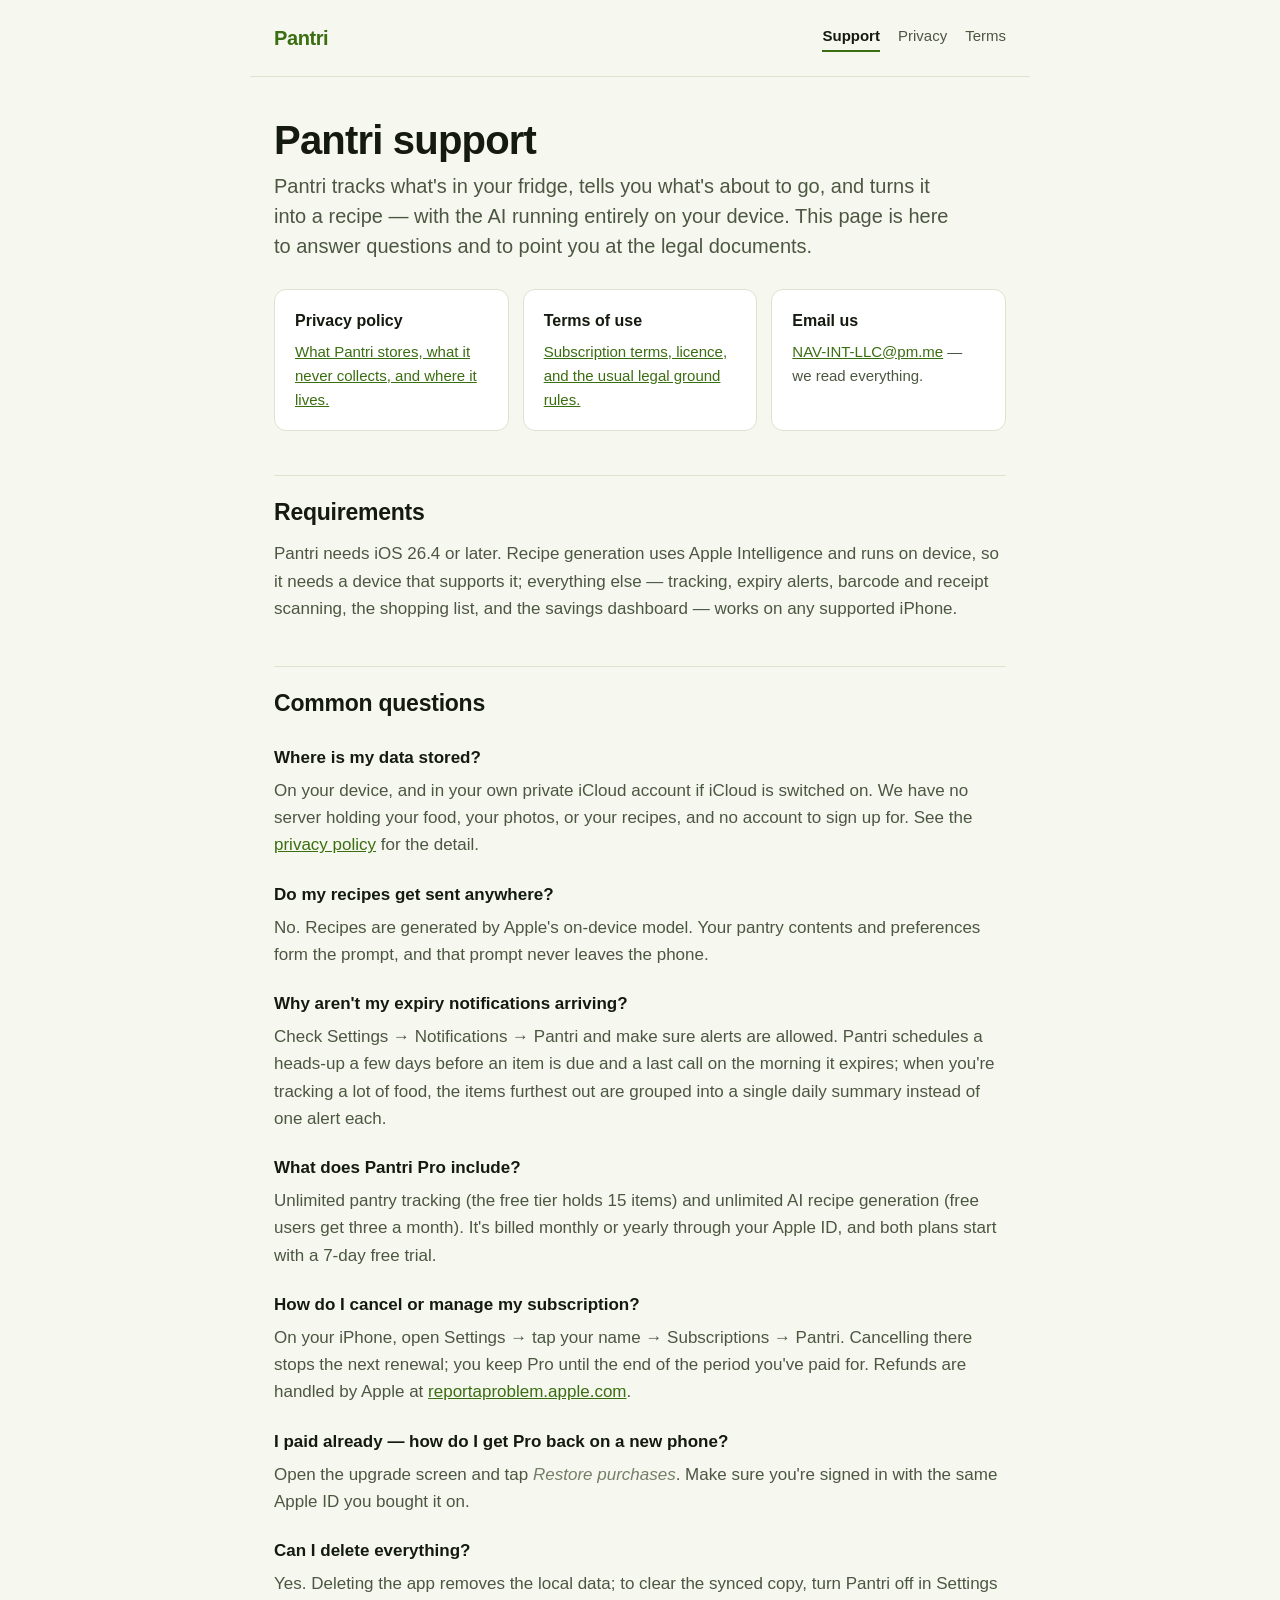
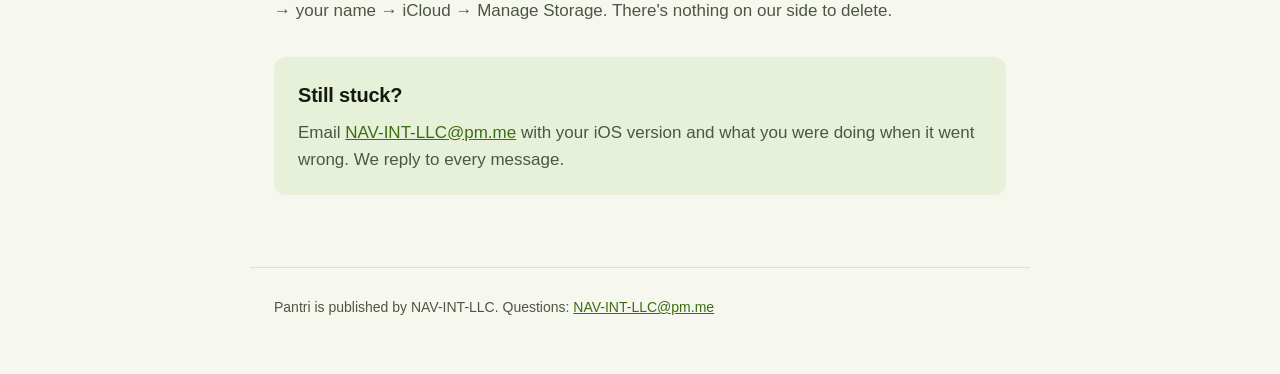
<file: index.html>
<!doctype html>
<html lang="en">
<head>
<meta charset="utf-8">
<meta name="viewport" content="width=device-width, initial-scale=1">
<title>Pantri — Support</title>
<meta name="description" content="Support, privacy policy, and terms of use for Pantri, the food expiry tracker with on-device AI recipes.">
<link rel="stylesheet" href="assets/pantri.css">
<link rel="icon" href="data:image/svg+xml,<svg xmlns='http://www.w3.org/2000/svg' viewBox='0 0 100 100'><text y='.9em' font-size='90'>&#129382;</text></svg>">
</head>
<body>
<header class="site">
  <a class="wordmark" href="index.html">Pantri</a>
  <nav>
    <a href="index.html" aria-current="page">Support</a>
    <a href="privacy.html">Privacy</a>
    <a href="terms.html">Terms</a>
  </nav>
</header>

<main class="doc">
  <h1>Pantri support</h1>
  <p class="lede">Pantri tracks what's in your fridge, tells you what's about to go, and turns it into a recipe — with the AI running entirely on your device. This page is here to answer questions and to point you at the legal documents.</p>

  <ul class="cards">
    <li>
      <h3>Privacy policy</h3>
      <p><a href="privacy.html">What Pantri stores, what it never collects, and where it lives.</a></p>
    </li>
    <li>
      <h3>Terms of use</h3>
      <p><a href="terms.html">Subscription terms, licence, and the usual legal ground rules.</a></p>
    </li>
    <li>
      <h3>Email us</h3>
      <p><a href="mailto:NAV-INT-LLC@pm.me">NAV-INT-LLC@pm.me</a> — we read everything.</p>
    </li>
  </ul>

  <h2 id="requirements">Requirements</h2>
  <p>Pantri needs iOS 26.4 or later. Recipe generation uses Apple Intelligence and runs on device, so it needs a device that supports it; everything else — tracking, expiry alerts, barcode and receipt scanning, the shopping list, and the savings dashboard — works on any supported iPhone.</p>

  <h2 id="faq">Common questions</h2>
  <dl class="faq">
    <dt>Where is my data stored?</dt>
    <dd>On your device, and in your own private iCloud account if iCloud is switched on. We have no server holding your food, your photos, or your recipes, and no account to sign up for. See the <a href="privacy.html">privacy policy</a> for the detail.</dd>

    <dt>Do my recipes get sent anywhere?</dt>
    <dd>No. Recipes are generated by Apple's on-device model. Your pantry contents and preferences form the prompt, and that prompt never leaves the phone.</dd>

    <dt>Why aren't my expiry notifications arriving?</dt>
    <dd>Check Settings → Notifications → Pantri and make sure alerts are allowed. Pantri schedules a heads-up a few days before an item is due and a last call on the morning it expires; when you're tracking a lot of food, the items furthest out are grouped into a single daily summary instead of one alert each.</dd>

    <dt>What does Pantri Pro include?</dt>
    <dd>Unlimited pantry tracking (the free tier holds 15 items) and unlimited AI recipe generation (free users get three a month). It's billed monthly or yearly through your Apple ID, and both plans start with a 7-day free trial.</dd>

    <dt>How do I cancel or manage my subscription?</dt>
    <dd>On your iPhone, open Settings → tap your name → Subscriptions → Pantri. Cancelling there stops the next renewal; you keep Pro until the end of the period you've paid for. Refunds are handled by Apple at <a href="https://reportaproblem.apple.com" rel="noopener">reportaproblem.apple.com</a>.</dd>

    <dt>I paid already — how do I get Pro back on a new phone?</dt>
    <dd>Open the upgrade screen and tap <em>Restore purchases</em>. Make sure you're signed in with the same Apple ID you bought it on.</dd>

    <dt>Can I delete everything?</dt>
    <dd>Yes. Deleting the app removes the local data; to clear the synced copy, turn Pantri off in Settings → your name → iCloud → Manage Storage. There's nothing on our side to delete.</dd>
  </dl>

  <div class="contact">
    <h2 id="contact">Still stuck?</h2>
    <p>Email <a href="mailto:NAV-INT-LLC@pm.me">NAV-INT-LLC@pm.me</a> with your iOS version and what you were doing when it went wrong. We reply to every message.</p>
  </div>
</main>

<footer class="site">
  <p>Pantri is published by NAV-INT-LLC. Questions: <a href="mailto:NAV-INT-LLC@pm.me">NAV-INT-LLC@pm.me</a></p>
</footer>
</body>
</html>
</file>
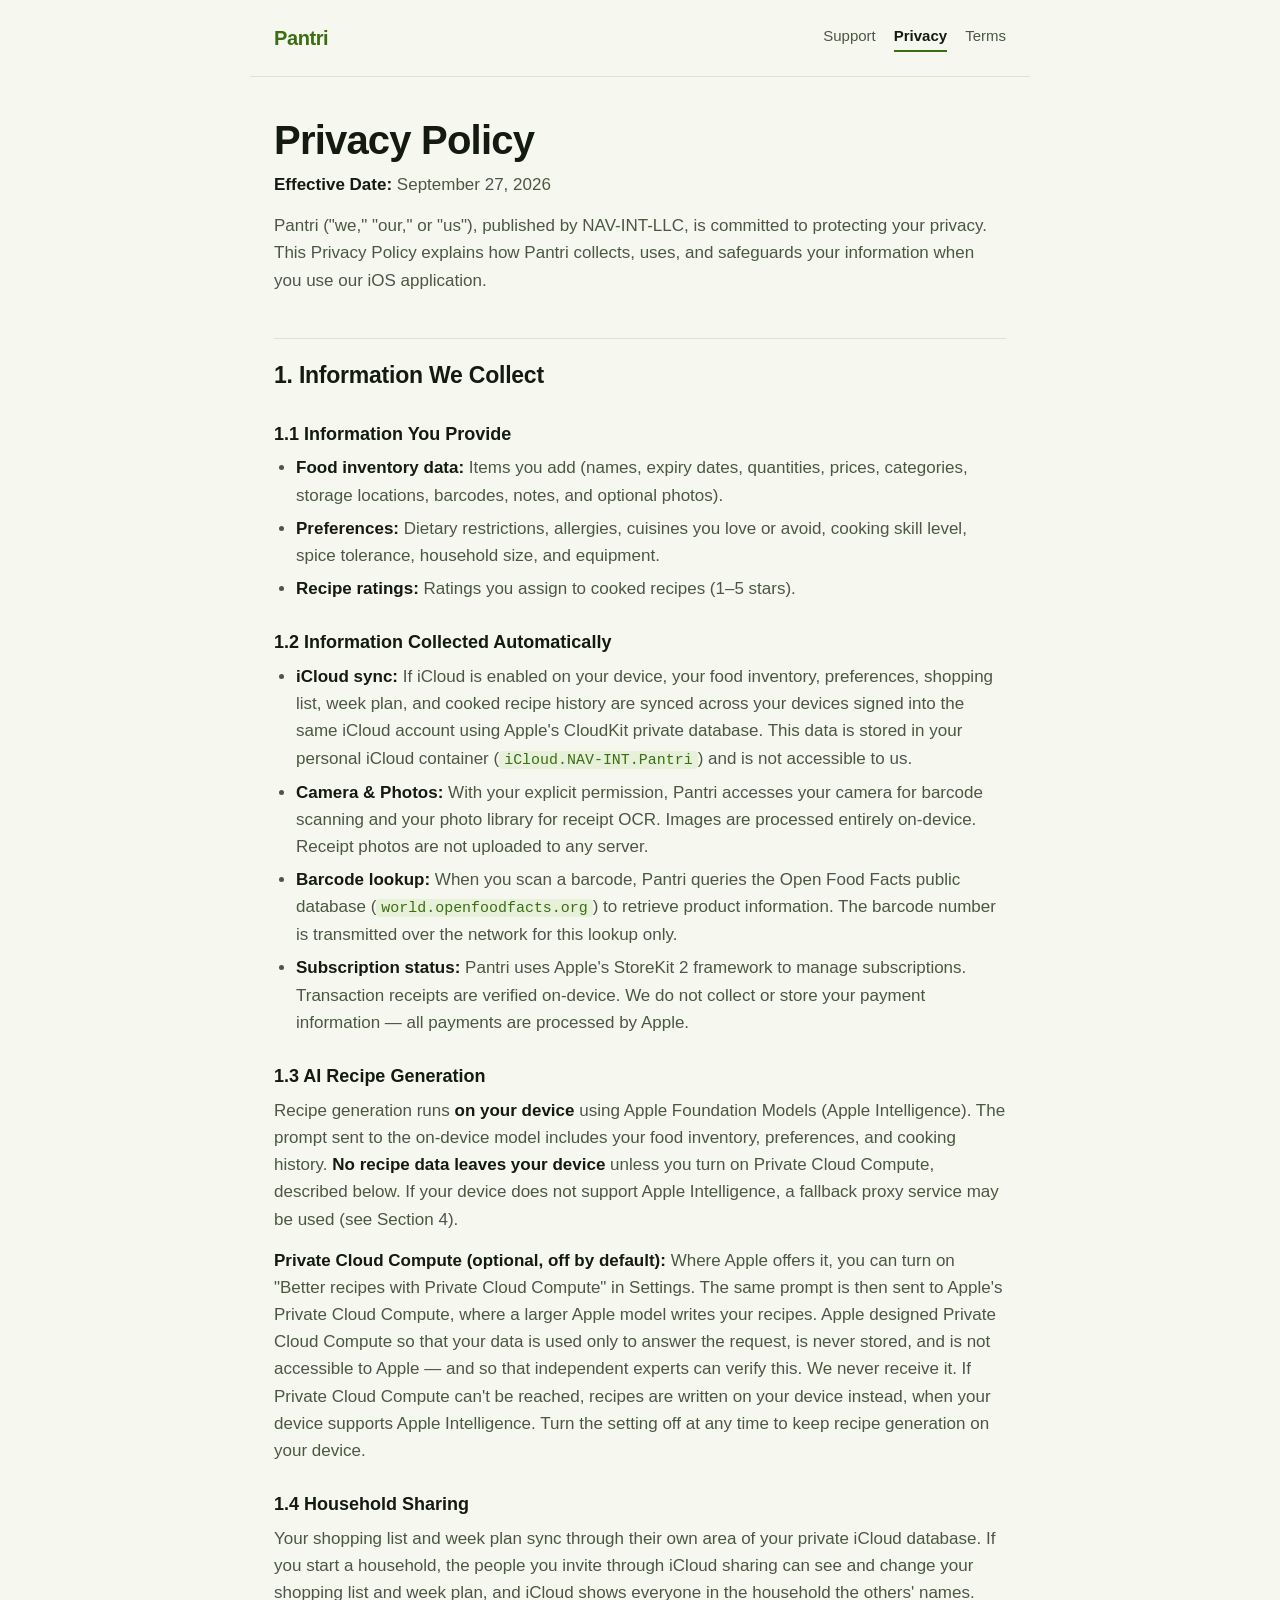
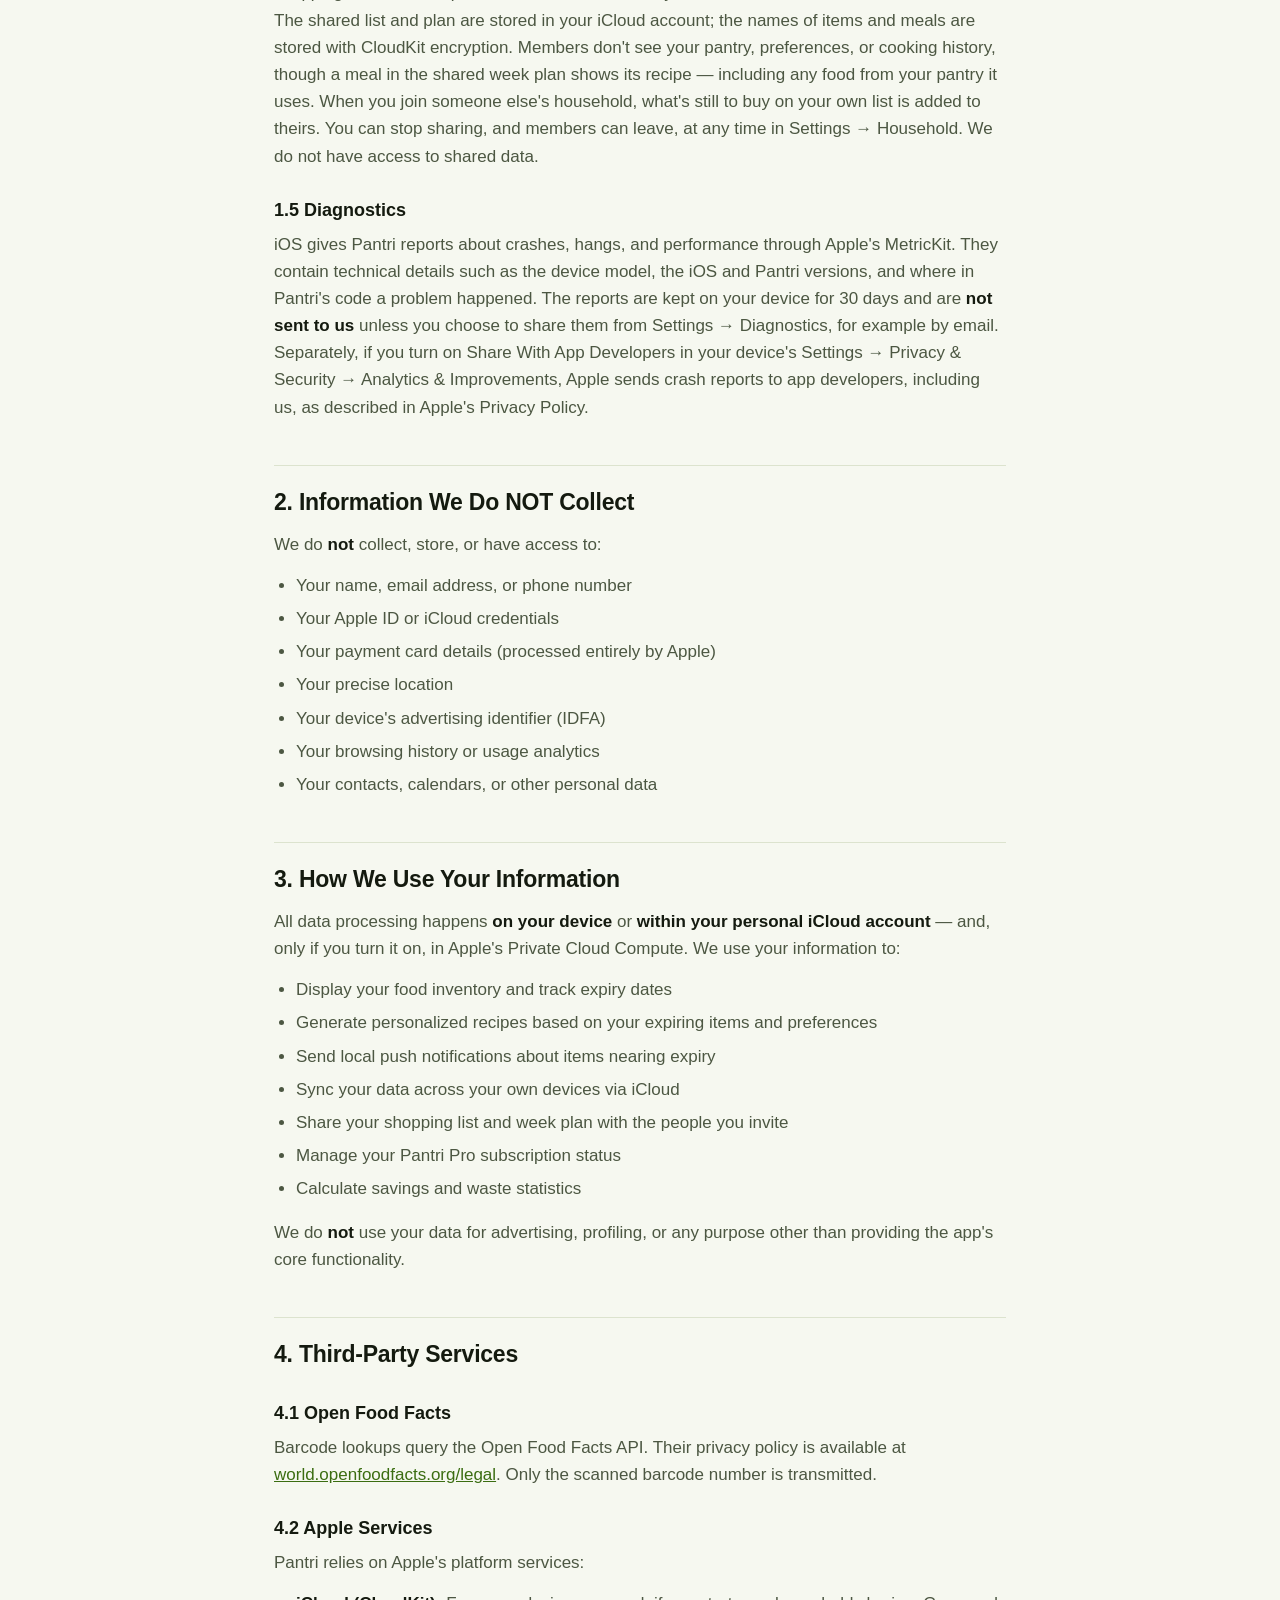
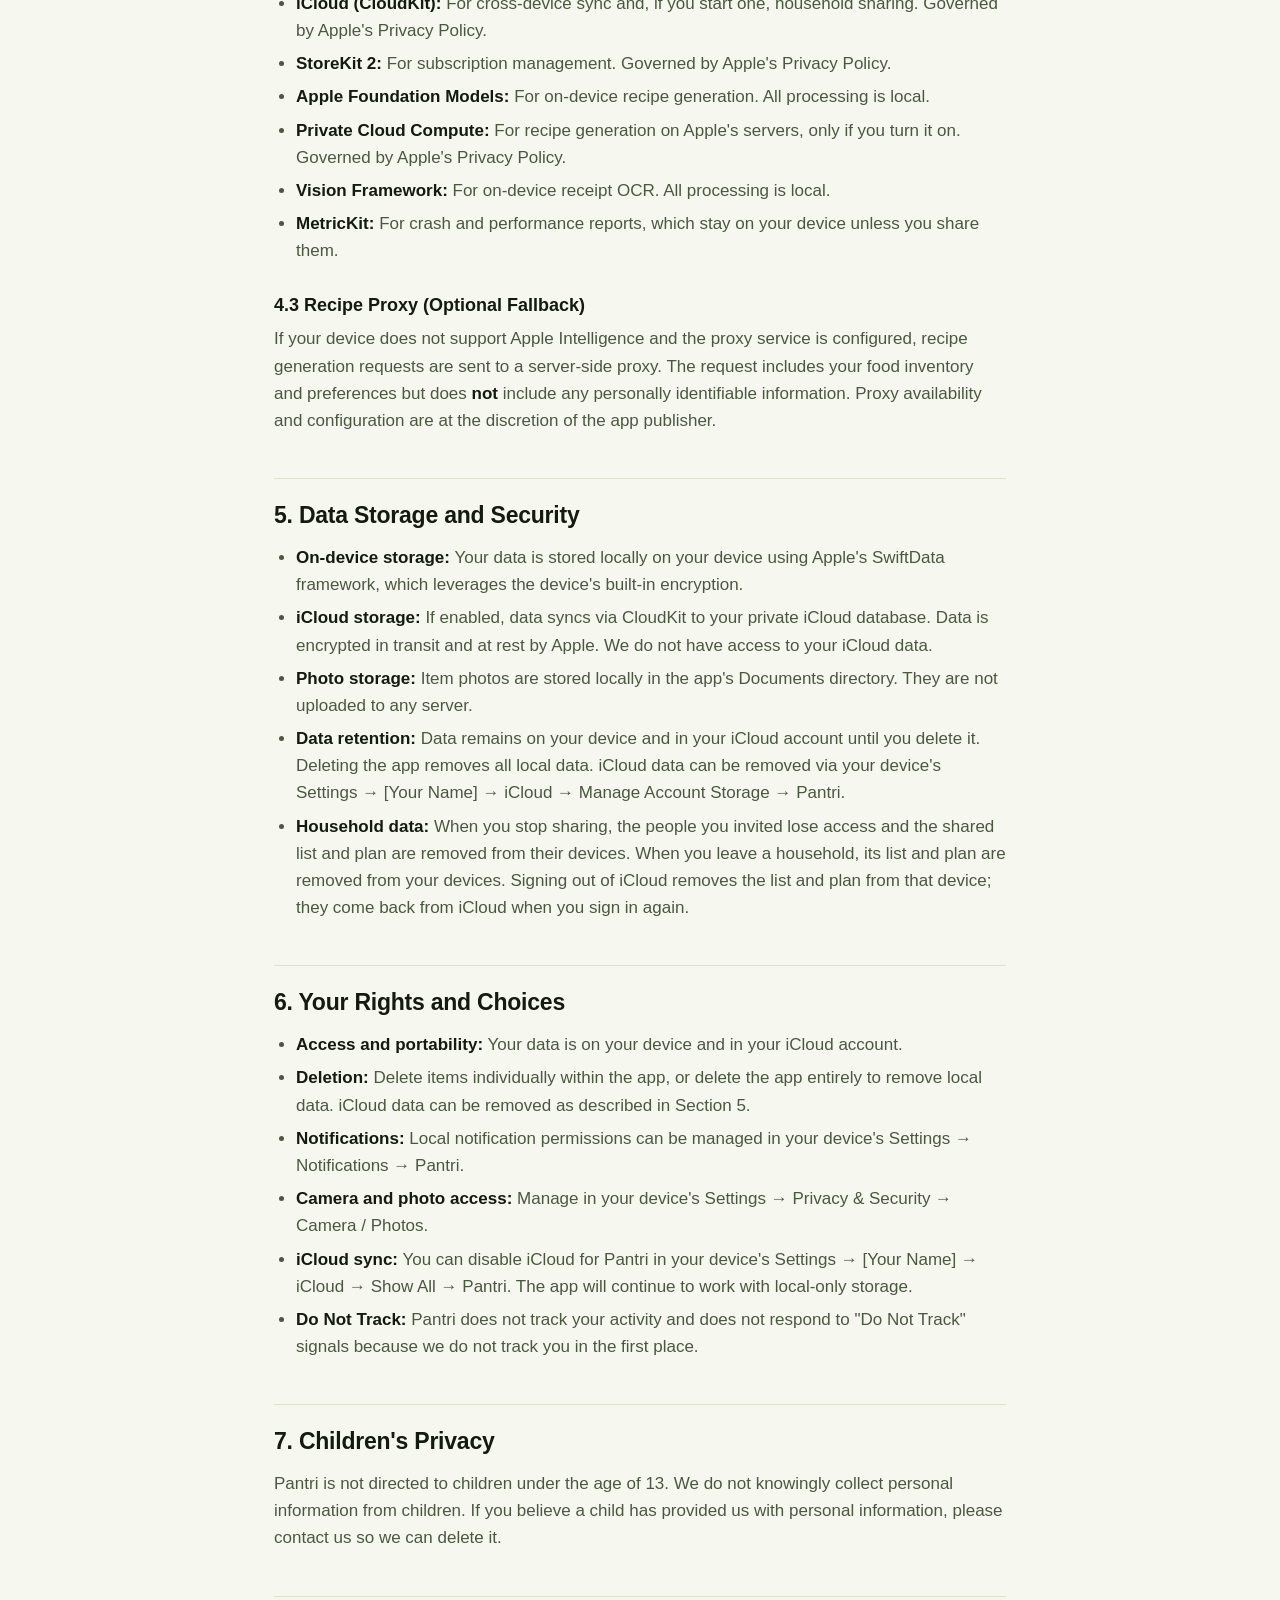
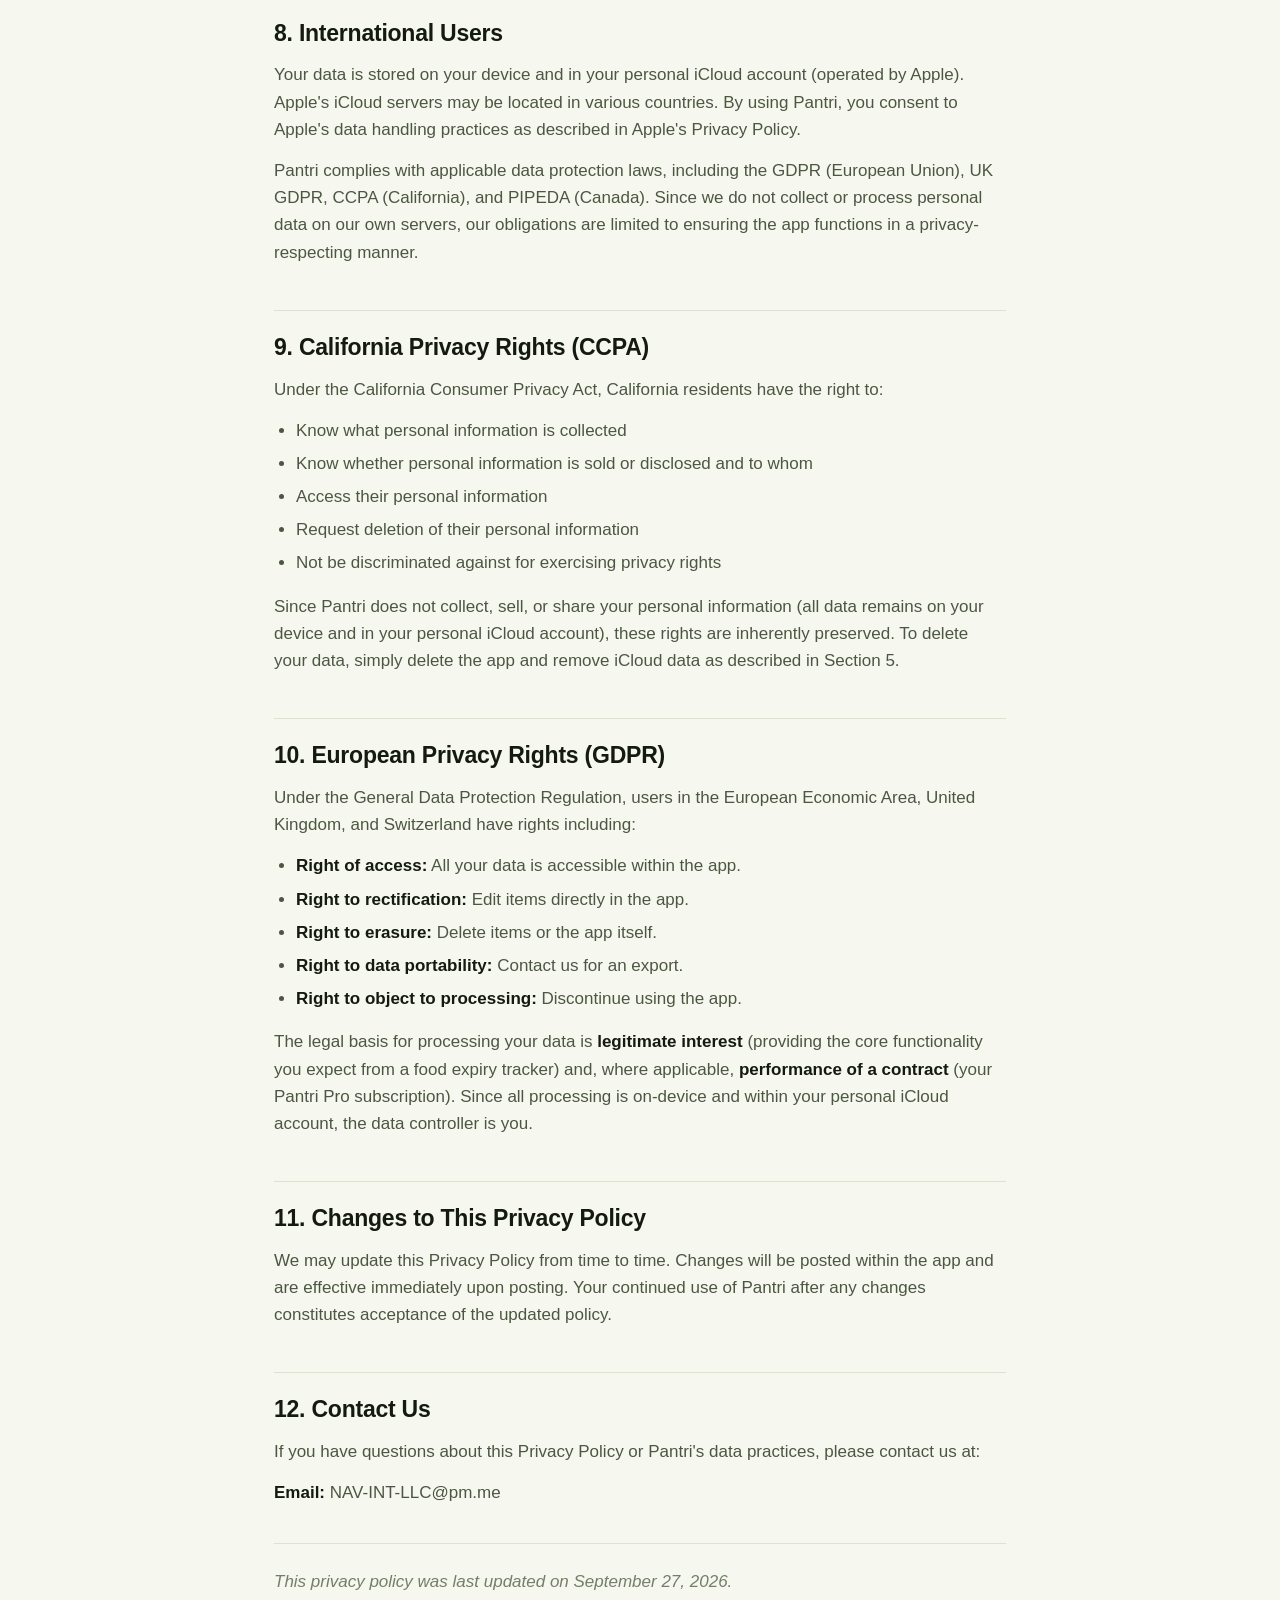
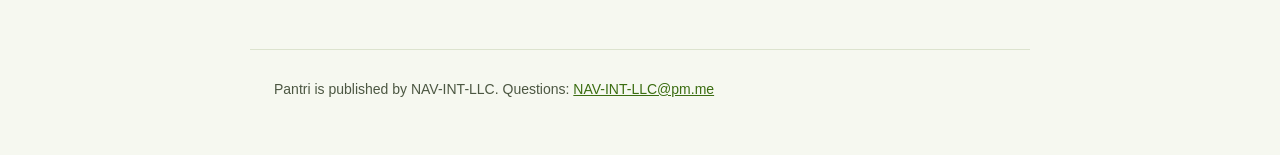
<file: privacy.html>
<!doctype html>
<html lang="en">
<head>
<meta charset="utf-8">
<meta name="viewport" content="width=device-width, initial-scale=1">
<title>Privacy Policy — Pantri</title>
<meta name="description" content="Privacy Policy for Pantri, the food expiry tracker with on-device AI recipes.">
<link rel="stylesheet" href="assets/pantri.css">
<link rel="icon" href="data:image/svg+xml,<svg xmlns='http://www.w3.org/2000/svg' viewBox='0 0 100 100'><text y='.9em' font-size='90'>&#129382;</text></svg>">
</head>
<body>
<header class="site">
  <a class="wordmark" href="index.html">Pantri</a>
  <nav>
    <a href="index.html">Support</a>
    <a href="privacy.html" aria-current="page">Privacy</a>
    <a href="terms.html">Terms</a>
  </nav>
</header>
<main class="doc">
<h1>Privacy Policy</h1>
<p><strong>Effective Date:</strong> September 27, 2026</p>
<p>Pantri ("we," "our," or "us"), published by NAV-INT-LLC, is committed to protecting your privacy. This Privacy Policy explains how Pantri collects, uses, and safeguards your information when you use our iOS application.</p>
<h2 id="1-information-we-collect">1. Information We Collect</h2>
<h3 id="1-1-information-you-provide">1.1 Information You Provide</h3>
<ul>
<li><strong>Food inventory data:</strong> Items you add (names, expiry dates, quantities, prices, categories, storage locations, barcodes, notes, and optional photos).</li>
<li><strong>Preferences:</strong> Dietary restrictions, allergies, cuisines you love or avoid, cooking skill level, spice tolerance, household size, and equipment.</li>
<li><strong>Recipe ratings:</strong> Ratings you assign to cooked recipes (1–5 stars).</li>
</ul>
<h3 id="1-2-information-collected-automatically">1.2 Information Collected Automatically</h3>
<ul>
<li><strong>iCloud sync:</strong> If iCloud is enabled on your device, your food inventory, preferences, shopping list, week plan, and cooked recipe history are synced across your devices signed into the same iCloud account using Apple's CloudKit private database. This data is stored in your personal iCloud container (<code>iCloud.NAV-INT.Pantri</code>) and is not accessible to us.</li>
<li><strong>Camera &amp; Photos:</strong> With your explicit permission, Pantri accesses your camera for barcode scanning and your photo library for receipt OCR. Images are processed entirely on-device. Receipt photos are not uploaded to any server.</li>
<li><strong>Barcode lookup:</strong> When you scan a barcode, Pantri queries the Open Food Facts public database (<code>world.openfoodfacts.org</code>) to retrieve product information. The barcode number is transmitted over the network for this lookup only.</li>
<li><strong>Subscription status:</strong> Pantri uses Apple's StoreKit 2 framework to manage subscriptions. Transaction receipts are verified on-device. We do not collect or store your payment information — all payments are processed by Apple.</li>
</ul>
<h3 id="1-3-ai-recipe-generation">1.3 AI Recipe Generation</h3>
<p>Recipe generation runs <strong>on your device</strong> using Apple Foundation Models (Apple Intelligence). The prompt sent to the on-device model includes your food inventory, preferences, and cooking history. <strong>No recipe data leaves your device</strong> unless you turn on Private Cloud Compute, described below. If your device does not support Apple Intelligence, a fallback proxy service may be used (see Section 4).</p>
<p><strong>Private Cloud Compute (optional, off by default):</strong> Where Apple offers it, you can turn on "Better recipes with Private Cloud Compute" in Settings. The same prompt is then sent to Apple's Private Cloud Compute, where a larger Apple model writes your recipes. Apple designed Private Cloud Compute so that your data is used only to answer the request, is never stored, and is not accessible to Apple — and so that independent experts can verify this. We never receive it. If Private Cloud Compute can't be reached, recipes are written on your device instead, when your device supports Apple Intelligence. Turn the setting off at any time to keep recipe generation on your device.</p>
<h3 id="1-4-household-sharing">1.4 Household Sharing</h3>
<p>Your shopping list and week plan sync through their own area of your private iCloud database. If you start a household, the people you invite through iCloud sharing can see and change your shopping list and week plan, and iCloud shows everyone in the household the others' names. The shared list and plan are stored in your iCloud account; the names of items and meals are stored with CloudKit encryption. Members don't see your pantry, preferences, or cooking history, though a meal in the shared week plan shows its recipe — including any food from your pantry it uses. When you join someone else's household, what's still to buy on your own list is added to theirs. You can stop sharing, and members can leave, at any time in Settings → Household. We do not have access to shared data.</p>
<h3 id="1-5-diagnostics">1.5 Diagnostics</h3>
<p>iOS gives Pantri reports about crashes, hangs, and performance through Apple's MetricKit. They contain technical details such as the device model, the iOS and Pantri versions, and where in Pantri's code a problem happened. The reports are kept on your device for 30 days and are <strong>not sent to us</strong> unless you choose to share them from Settings → Diagnostics, for example by email. Separately, if you turn on Share With App Developers in your device's Settings → Privacy &amp; Security → Analytics &amp; Improvements, Apple sends crash reports to app developers, including us, as described in Apple's Privacy Policy.</p>
<h2 id="2-information-we-do-not-collect">2. Information We Do NOT Collect</h2>
<p>We do <strong>not</strong> collect, store, or have access to:</p>
<ul>
<li>Your name, email address, or phone number</li>
<li>Your Apple ID or iCloud credentials</li>
<li>Your payment card details (processed entirely by Apple)</li>
<li>Your precise location</li>
<li>Your device's advertising identifier (IDFA)</li>
<li>Your browsing history or usage analytics</li>
<li>Your contacts, calendars, or other personal data</li>
</ul>
<h2 id="3-how-we-use-your-information">3. How We Use Your Information</h2>
<p>All data processing happens <strong>on your device</strong> or <strong>within your personal iCloud account</strong> — and, only if you turn it on, in Apple's Private Cloud Compute. We use your information to:</p>
<ul>
<li>Display your food inventory and track expiry dates</li>
<li>Generate personalized recipes based on your expiring items and preferences</li>
<li>Send local push notifications about items nearing expiry</li>
<li>Sync your data across your own devices via iCloud</li>
<li>Share your shopping list and week plan with the people you invite</li>
<li>Manage your Pantri Pro subscription status</li>
<li>Calculate savings and waste statistics</li>
</ul>
<p>We do <strong>not</strong> use your data for advertising, profiling, or any purpose other than providing the app's core functionality.</p>
<h2 id="4-third-party-services">4. Third-Party Services</h2>
<h3 id="4-1-open-food-facts">4.1 Open Food Facts</h3>
<p>Barcode lookups query the Open Food Facts API. Their privacy policy is available at <a href="https://world.openfoodfacts.org/legal" rel="noopener">world.openfoodfacts.org/legal</a>. Only the scanned barcode number is transmitted.</p>
<h3 id="4-2-apple-services">4.2 Apple Services</h3>
<p>Pantri relies on Apple's platform services:</p>
<ul>
<li><strong>iCloud (CloudKit):</strong> For cross-device sync and, if you start one, household sharing. Governed by Apple's Privacy Policy.</li>
<li><strong>StoreKit 2:</strong> For subscription management. Governed by Apple's Privacy Policy.</li>
<li><strong>Apple Foundation Models:</strong> For on-device recipe generation. All processing is local.</li>
<li><strong>Private Cloud Compute:</strong> For recipe generation on Apple's servers, only if you turn it on. Governed by Apple's Privacy Policy.</li>
<li><strong>Vision Framework:</strong> For on-device receipt OCR. All processing is local.</li>
<li><strong>MetricKit:</strong> For crash and performance reports, which stay on your device unless you share them.</li>
</ul>
<h3 id="4-3-recipe-proxy-optional-fallback">4.3 Recipe Proxy (Optional Fallback)</h3>
<p>If your device does not support Apple Intelligence and the proxy service is configured, recipe generation requests are sent to a server-side proxy. The request includes your food inventory and preferences but does <strong>not</strong> include any personally identifiable information. Proxy availability and configuration are at the discretion of the app publisher.</p>
<h2 id="5-data-storage-and-security">5. Data Storage and Security</h2>
<ul>
<li><strong>On-device storage:</strong> Your data is stored locally on your device using Apple's SwiftData framework, which leverages the device's built-in encryption.</li>
<li><strong>iCloud storage:</strong> If enabled, data syncs via CloudKit to your private iCloud database. Data is encrypted in transit and at rest by Apple. We do not have access to your iCloud data.</li>
<li><strong>Photo storage:</strong> Item photos are stored locally in the app's Documents directory. They are not uploaded to any server.</li>
<li><strong>Data retention:</strong> Data remains on your device and in your iCloud account until you delete it. Deleting the app removes all local data. iCloud data can be removed via your device's Settings → [Your Name] → iCloud → Manage Account Storage → Pantri.</li>
<li><strong>Household data:</strong> When you stop sharing, the people you invited lose access and the shared list and plan are removed from their devices. When you leave a household, its list and plan are removed from your devices. Signing out of iCloud removes the list and plan from that device; they come back from iCloud when you sign in again.</li>
</ul>
<h2 id="6-your-rights-and-choices">6. Your Rights and Choices</h2>
<ul>
<li><strong>Access and portability:</strong> Your data is on your device and in your iCloud account.</li>
<li><strong>Deletion:</strong> Delete items individually within the app, or delete the app entirely to remove local data. iCloud data can be removed as described in Section 5.</li>
<li><strong>Notifications:</strong> Local notification permissions can be managed in your device's Settings → Notifications → Pantri.</li>
<li><strong>Camera and photo access:</strong> Manage in your device's Settings → Privacy &amp; Security → Camera / Photos.</li>
<li><strong>iCloud sync:</strong> You can disable iCloud for Pantri in your device's Settings → [Your Name] → iCloud → Show All → Pantri. The app will continue to work with local-only storage.</li>
<li><strong>Do Not Track:</strong> Pantri does not track your activity and does not respond to "Do Not Track" signals because we do not track you in the first place.</li>
</ul>
<h2 id="7-children-s-privacy">7. Children's Privacy</h2>
<p>Pantri is not directed to children under the age of 13. We do not knowingly collect personal information from children. If you believe a child has provided us with personal information, please contact us so we can delete it.</p>
<h2 id="8-international-users">8. International Users</h2>
<p>Your data is stored on your device and in your personal iCloud account (operated by Apple). Apple's iCloud servers may be located in various countries. By using Pantri, you consent to Apple's data handling practices as described in Apple's Privacy Policy.</p>
<p>Pantri complies with applicable data protection laws, including the GDPR (European Union), UK GDPR, CCPA (California), and PIPEDA (Canada). Since we do not collect or process personal data on our own servers, our obligations are limited to ensuring the app functions in a privacy-respecting manner.</p>
<h2 id="9-california-privacy-rights-ccpa">9. California Privacy Rights (CCPA)</h2>
<p>Under the California Consumer Privacy Act, California residents have the right to:</p>
<ul>
<li>Know what personal information is collected</li>
<li>Know whether personal information is sold or disclosed and to whom</li>
<li>Access their personal information</li>
<li>Request deletion of their personal information</li>
<li>Not be discriminated against for exercising privacy rights</li>
</ul>
<p>Since Pantri does not collect, sell, or share your personal information (all data remains on your device and in your personal iCloud account), these rights are inherently preserved. To delete your data, simply delete the app and remove iCloud data as described in Section 5.</p>
<h2 id="10-european-privacy-rights-gdpr">10. European Privacy Rights (GDPR)</h2>
<p>Under the General Data Protection Regulation, users in the European Economic Area, United Kingdom, and Switzerland have rights including:</p>
<ul>
<li><strong>Right of access:</strong> All your data is accessible within the app.</li>
<li><strong>Right to rectification:</strong> Edit items directly in the app.</li>
<li><strong>Right to erasure:</strong> Delete items or the app itself.</li>
<li><strong>Right to data portability:</strong> Contact us for an export.</li>
<li><strong>Right to object to processing:</strong> Discontinue using the app.</li>
</ul>
<p>The legal basis for processing your data is <strong>legitimate interest</strong> (providing the core functionality you expect from a food expiry tracker) and, where applicable, <strong>performance of a contract</strong> (your Pantri Pro subscription). Since all processing is on-device and within your personal iCloud account, the data controller is you.</p>
<h2 id="11-changes-to-this-privacy-policy">11. Changes to This Privacy Policy</h2>
<p>We may update this Privacy Policy from time to time. Changes will be posted within the app and are effective immediately upon posting. Your continued use of Pantri after any changes constitutes acceptance of the updated policy.</p>
<h2 id="12-contact-us">12. Contact Us</h2>
<p>If you have questions about this Privacy Policy or Pantri's data practices, please contact us at:</p>
<p><strong>Email:</strong> NAV-INT-LLC@pm.me</p>
<hr>
<p><em>This privacy policy was last updated on September 27, 2026.</em></p>
</main>
<footer class="site">
  <p>Pantri is published by NAV-INT-LLC. Questions: <a href="mailto:NAV-INT-LLC@pm.me">NAV-INT-LLC@pm.me</a></p>
</footer>
</body>
</html>
</file>
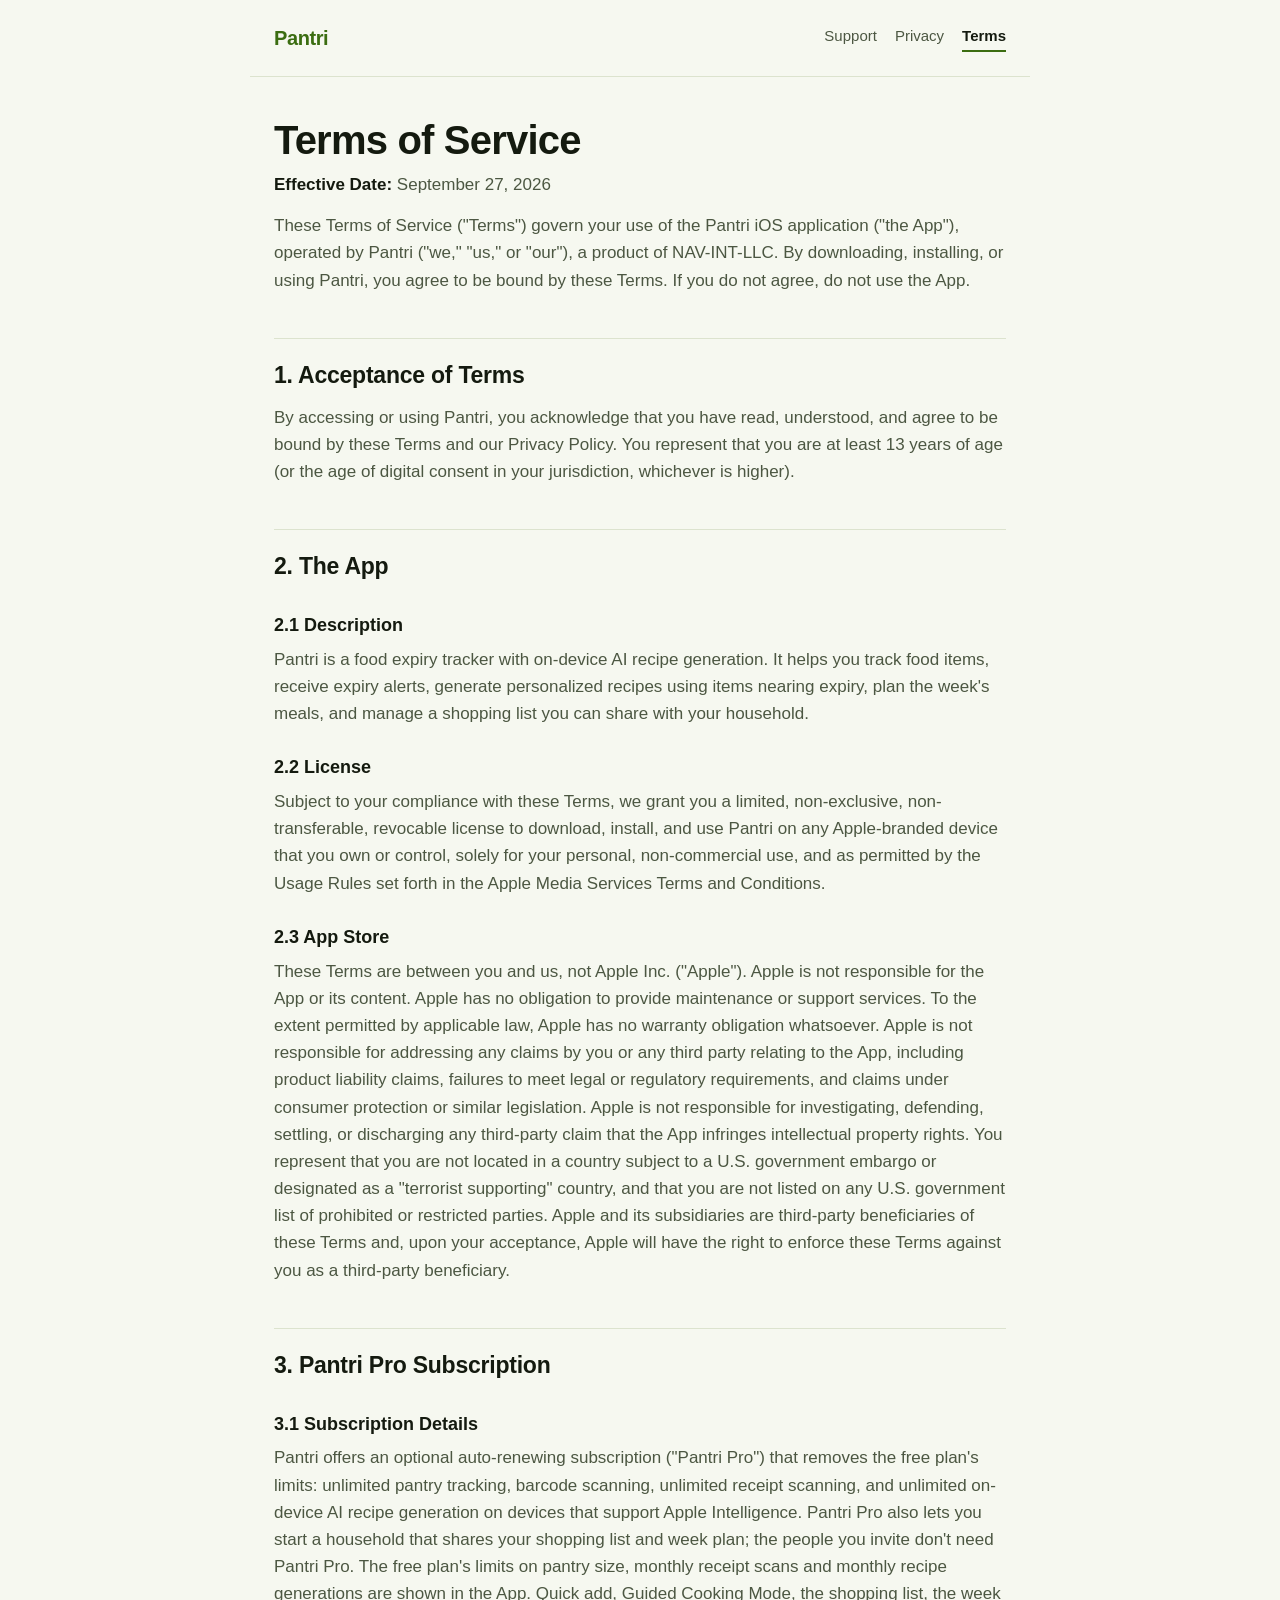
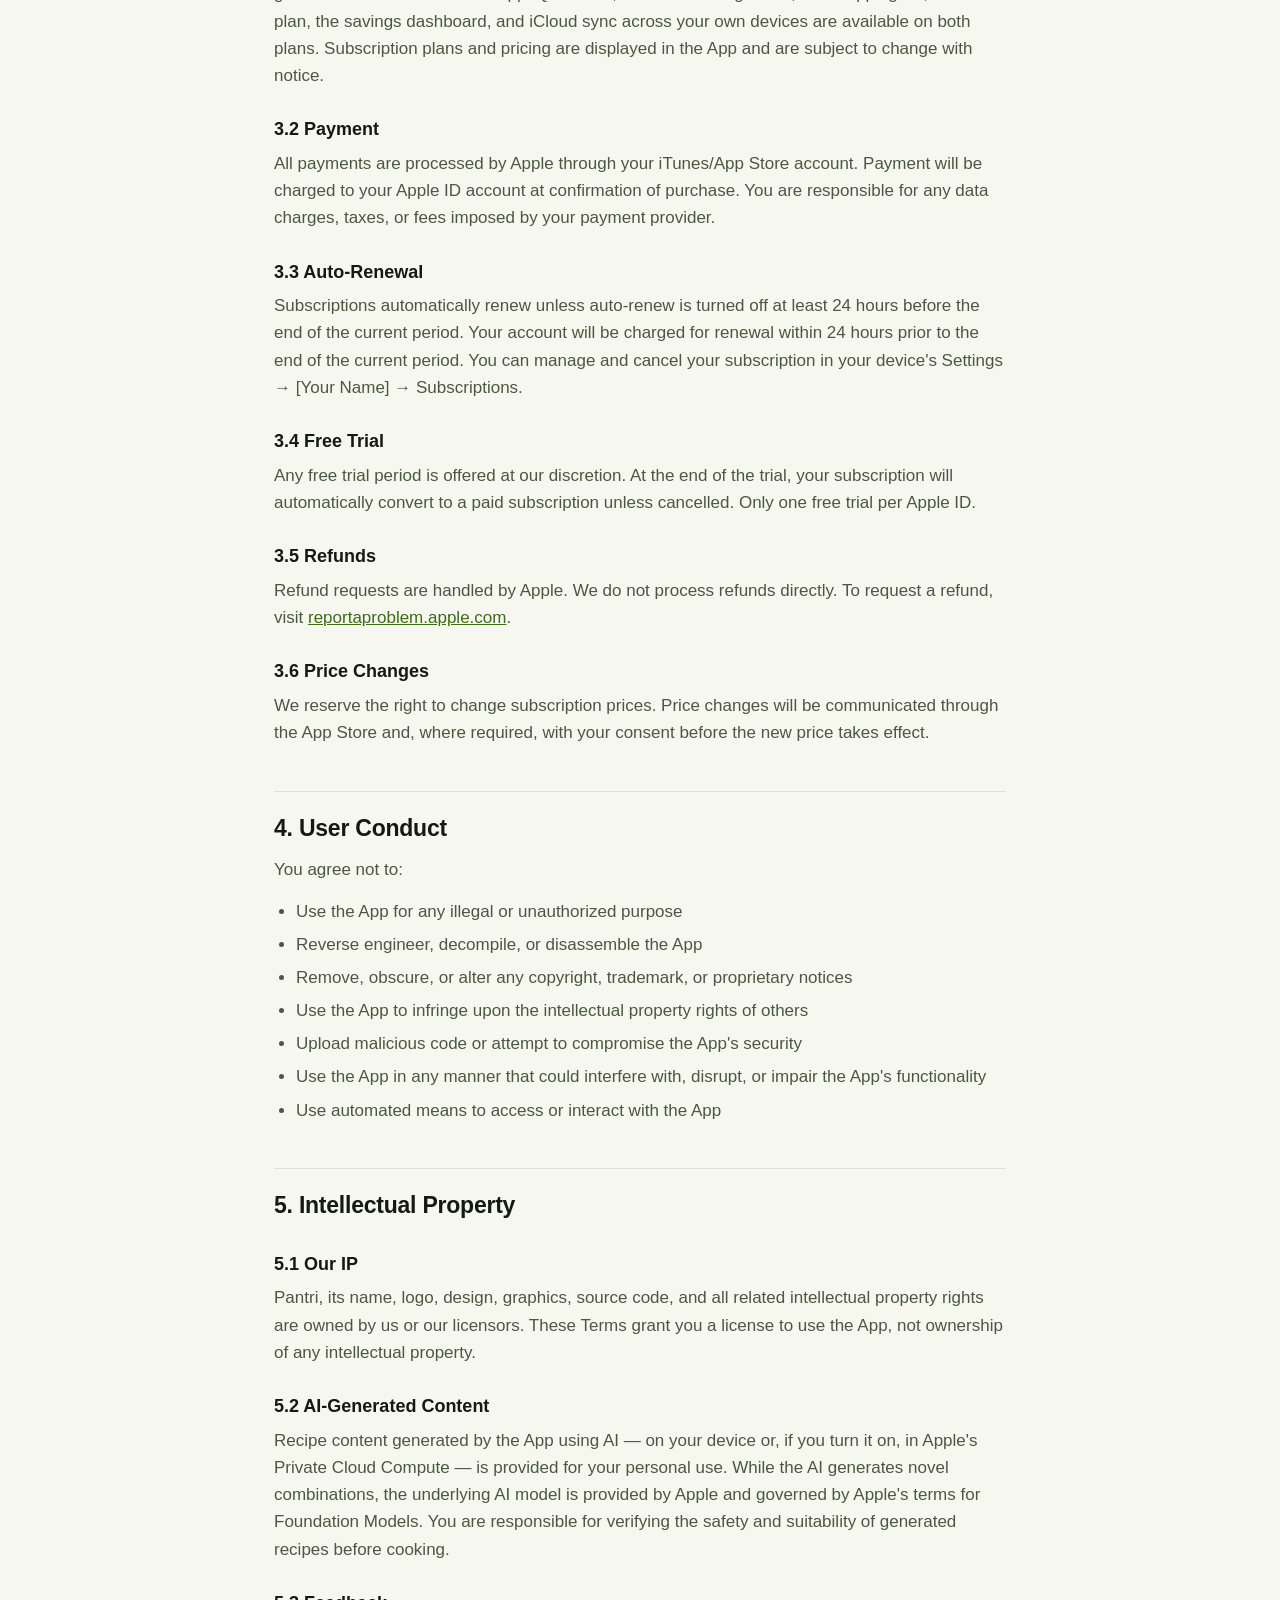
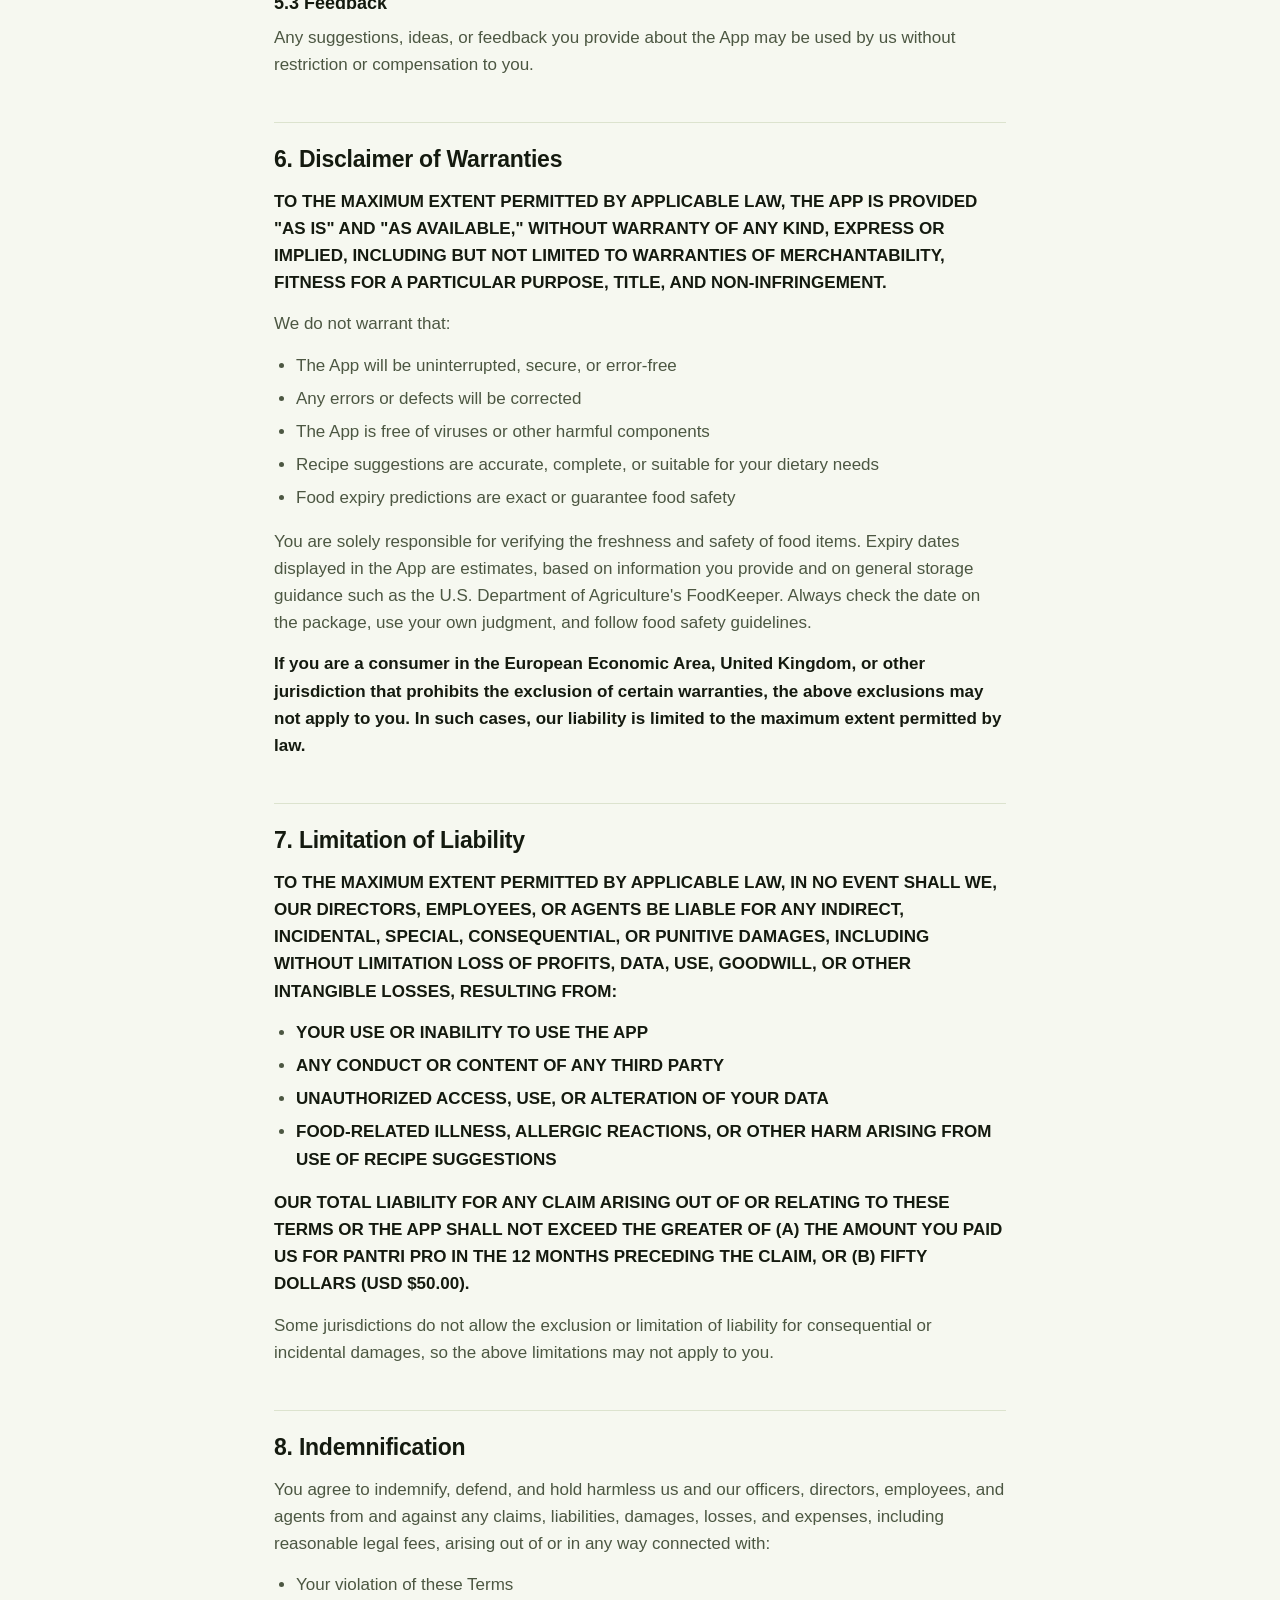
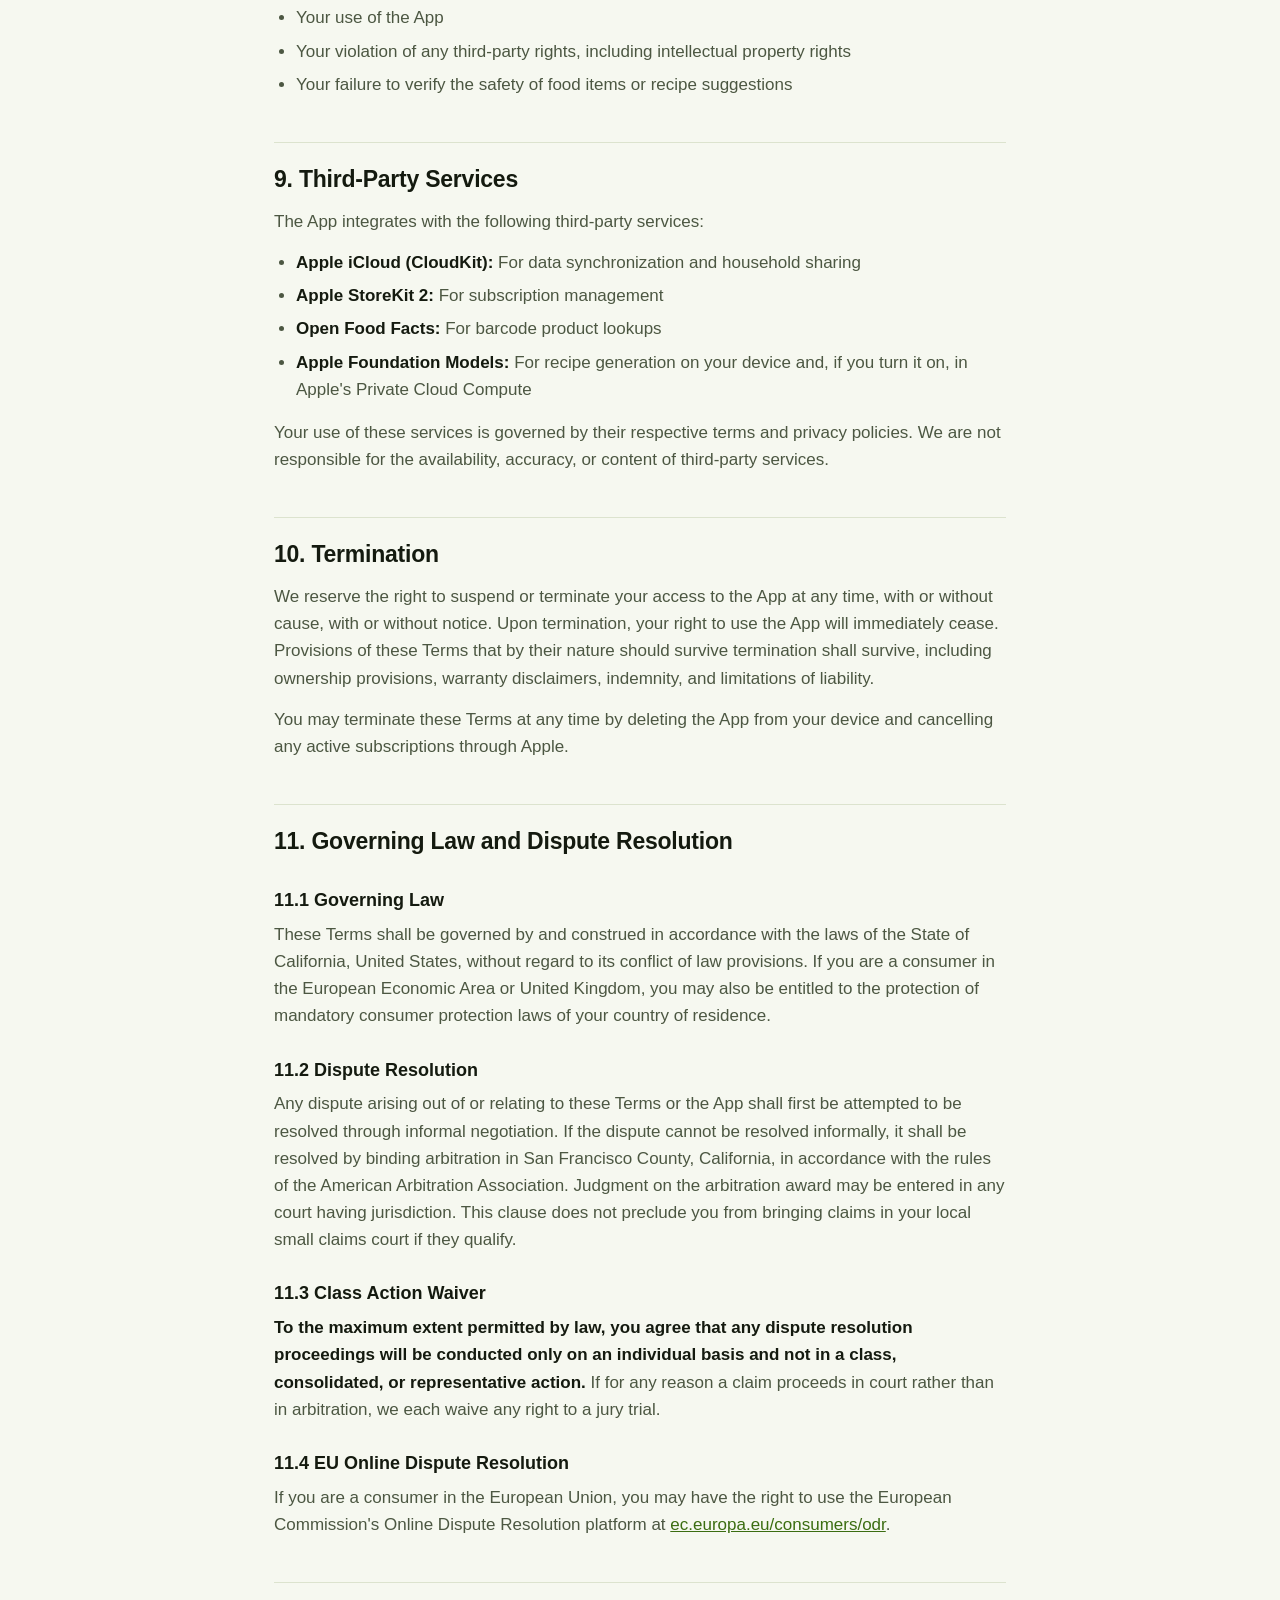
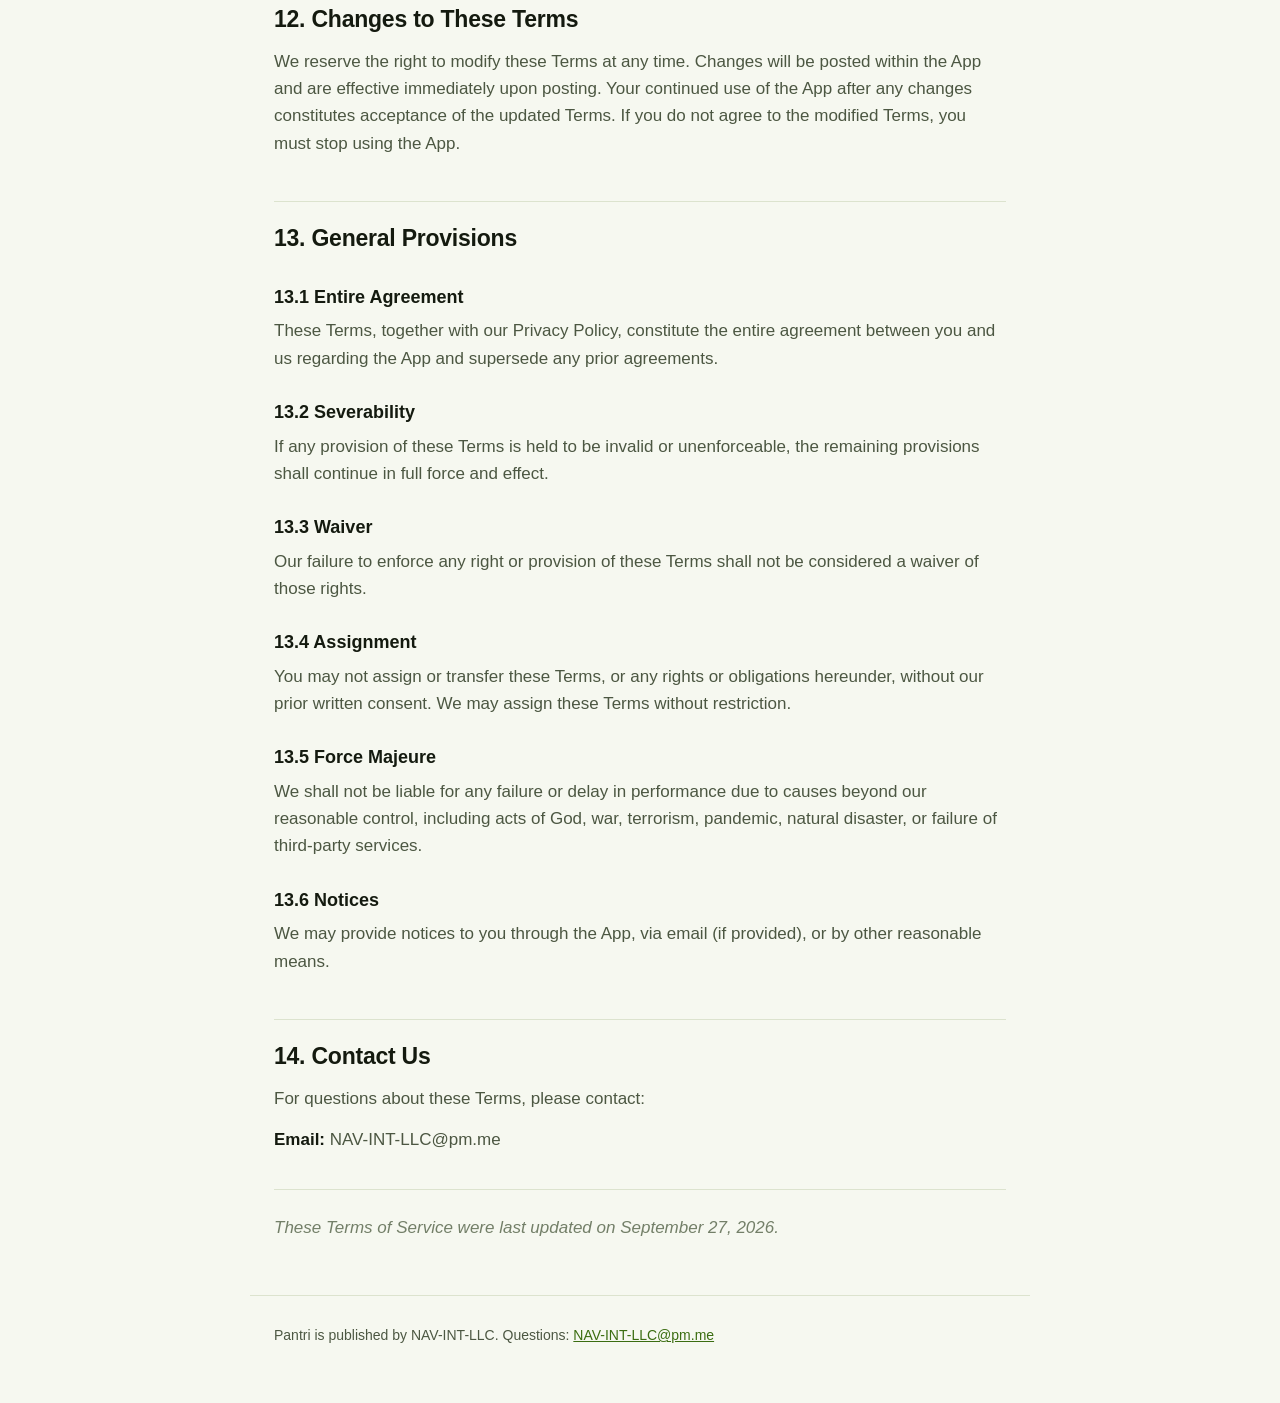
<file: terms.html>
<!doctype html>
<html lang="en">
<head>
<meta charset="utf-8">
<meta name="viewport" content="width=device-width, initial-scale=1">
<title>Terms of Service — Pantri</title>
<meta name="description" content="Terms of Service for Pantri, the food expiry tracker with on-device AI recipes.">
<link rel="stylesheet" href="assets/pantri.css">
<link rel="icon" href="data:image/svg+xml,<svg xmlns='http://www.w3.org/2000/svg' viewBox='0 0 100 100'><text y='.9em' font-size='90'>&#129382;</text></svg>">
</head>
<body>
<header class="site">
  <a class="wordmark" href="index.html">Pantri</a>
  <nav>
    <a href="index.html">Support</a>
    <a href="privacy.html">Privacy</a>
    <a href="terms.html" aria-current="page">Terms</a>
  </nav>
</header>
<main class="doc">
<h1>Terms of Service</h1>
<p><strong>Effective Date:</strong> September 27, 2026</p>
<p>These Terms of Service ("Terms") govern your use of the Pantri iOS application ("the App"), operated by Pantri ("we," "us," or "our"), a product of NAV-INT-LLC. By downloading, installing, or using Pantri, you agree to be bound by these Terms. If you do not agree, do not use the App.</p>
<h2 id="1-acceptance-of-terms">1. Acceptance of Terms</h2>
<p>By accessing or using Pantri, you acknowledge that you have read, understood, and agree to be bound by these Terms and our Privacy Policy. You represent that you are at least 13 years of age (or the age of digital consent in your jurisdiction, whichever is higher).</p>
<h2 id="2-the-app">2. The App</h2>
<h3 id="2-1-description">2.1 Description</h3>
<p>Pantri is a food expiry tracker with on-device AI recipe generation. It helps you track food items, receive expiry alerts, generate personalized recipes using items nearing expiry, plan the week's meals, and manage a shopping list you can share with your household.</p>
<h3 id="2-2-license">2.2 License</h3>
<p>Subject to your compliance with these Terms, we grant you a limited, non-exclusive, non-transferable, revocable license to download, install, and use Pantri on any Apple-branded device that you own or control, solely for your personal, non-commercial use, and as permitted by the Usage Rules set forth in the Apple Media Services Terms and Conditions.</p>
<h3 id="2-3-app-store">2.3 App Store</h3>
<p>These Terms are between you and us, not Apple Inc. ("Apple"). Apple is not responsible for the App or its content. Apple has no obligation to provide maintenance or support services. To the extent permitted by applicable law, Apple has no warranty obligation whatsoever. Apple is not responsible for addressing any claims by you or any third party relating to the App, including product liability claims, failures to meet legal or regulatory requirements, and claims under consumer protection or similar legislation. Apple is not responsible for investigating, defending, settling, or discharging any third-party claim that the App infringes intellectual property rights. You represent that you are not located in a country subject to a U.S. government embargo or designated as a "terrorist supporting" country, and that you are not listed on any U.S. government list of prohibited or restricted parties. Apple and its subsidiaries are third-party beneficiaries of these Terms and, upon your acceptance, Apple will have the right to enforce these Terms against you as a third-party beneficiary.</p>
<h2 id="3-pantri-pro-subscription">3. Pantri Pro Subscription</h2>
<h3 id="3-1-subscription-details">3.1 Subscription Details</h3>
<p>Pantri offers an optional auto-renewing subscription ("Pantri Pro") that removes the free plan's limits: unlimited pantry tracking, barcode scanning, unlimited receipt scanning, and unlimited on-device AI recipe generation on devices that support Apple Intelligence. Pantri Pro also lets you start a household that shares your shopping list and week plan; the people you invite don't need Pantri Pro. The free plan's limits on pantry size, monthly receipt scans and monthly recipe generations are shown in the App. Quick add, Guided Cooking Mode, the shopping list, the week plan, the savings dashboard, and iCloud sync across your own devices are available on both plans. Subscription plans and pricing are displayed in the App and are subject to change with notice.</p>
<h3 id="3-2-payment">3.2 Payment</h3>
<p>All payments are processed by Apple through your iTunes/App Store account. Payment will be charged to your Apple ID account at confirmation of purchase. You are responsible for any data charges, taxes, or fees imposed by your payment provider.</p>
<h3 id="3-3-auto-renewal">3.3 Auto-Renewal</h3>
<p>Subscriptions automatically renew unless auto-renew is turned off at least 24 hours before the end of the current period. Your account will be charged for renewal within 24 hours prior to the end of the current period. You can manage and cancel your subscription in your device's Settings → [Your Name] → Subscriptions.</p>
<h3 id="3-4-free-trial">3.4 Free Trial</h3>
<p>Any free trial period is offered at our discretion. At the end of the trial, your subscription will automatically convert to a paid subscription unless cancelled. Only one free trial per Apple ID.</p>
<h3 id="3-5-refunds">3.5 Refunds</h3>
<p>Refund requests are handled by Apple. We do not process refunds directly. To request a refund, visit <a href="https://reportaproblem.apple.com" rel="noopener">reportaproblem.apple.com</a>.</p>
<h3 id="3-6-price-changes">3.6 Price Changes</h3>
<p>We reserve the right to change subscription prices. Price changes will be communicated through the App Store and, where required, with your consent before the new price takes effect.</p>
<h2 id="4-user-conduct">4. User Conduct</h2>
<p>You agree not to:</p>
<ul>
<li>Use the App for any illegal or unauthorized purpose</li>
<li>Reverse engineer, decompile, or disassemble the App</li>
<li>Remove, obscure, or alter any copyright, trademark, or proprietary notices</li>
<li>Use the App to infringe upon the intellectual property rights of others</li>
<li>Upload malicious code or attempt to compromise the App's security</li>
<li>Use the App in any manner that could interfere with, disrupt, or impair the App's functionality</li>
<li>Use automated means to access or interact with the App</li>
</ul>
<h2 id="5-intellectual-property">5. Intellectual Property</h2>
<h3 id="5-1-our-ip">5.1 Our IP</h3>
<p>Pantri, its name, logo, design, graphics, source code, and all related intellectual property rights are owned by us or our licensors. These Terms grant you a license to use the App, not ownership of any intellectual property.</p>
<h3 id="5-2-ai-generated-content">5.2 AI-Generated Content</h3>
<p>Recipe content generated by the App using AI — on your device or, if you turn it on, in Apple's Private Cloud Compute — is provided for your personal use. While the AI generates novel combinations, the underlying AI model is provided by Apple and governed by Apple's terms for Foundation Models. You are responsible for verifying the safety and suitability of generated recipes before cooking.</p>
<h3 id="5-3-feedback">5.3 Feedback</h3>
<p>Any suggestions, ideas, or feedback you provide about the App may be used by us without restriction or compensation to you.</p>
<h2 id="6-disclaimer-of-warranties">6. Disclaimer of Warranties</h2>
<p><strong>TO THE MAXIMUM EXTENT PERMITTED BY APPLICABLE LAW, THE APP IS PROVIDED "AS IS" AND "AS AVAILABLE," WITHOUT WARRANTY OF ANY KIND, EXPRESS OR IMPLIED, INCLUDING BUT NOT LIMITED TO WARRANTIES OF MERCHANTABILITY, FITNESS FOR A PARTICULAR PURPOSE, TITLE, AND NON-INFRINGEMENT.</strong></p>
<p>We do not warrant that:</p>
<ul>
<li>The App will be uninterrupted, secure, or error-free</li>
<li>Any errors or defects will be corrected</li>
<li>The App is free of viruses or other harmful components</li>
<li>Recipe suggestions are accurate, complete, or suitable for your dietary needs</li>
<li>Food expiry predictions are exact or guarantee food safety</li>
</ul>
<p>You are solely responsible for verifying the freshness and safety of food items. Expiry dates displayed in the App are estimates, based on information you provide and on general storage guidance such as the U.S. Department of Agriculture's FoodKeeper. Always check the date on the package, use your own judgment, and follow food safety guidelines.</p>
<p><strong>If you are a consumer in the European Economic Area, United Kingdom, or other jurisdiction that prohibits the exclusion of certain warranties, the above exclusions may not apply to you. In such cases, our liability is limited to the maximum extent permitted by law.</strong></p>
<h2 id="7-limitation-of-liability">7. Limitation of Liability</h2>
<p><strong>TO THE MAXIMUM EXTENT PERMITTED BY APPLICABLE LAW, IN NO EVENT SHALL WE, OUR DIRECTORS, EMPLOYEES, OR AGENTS BE LIABLE FOR ANY INDIRECT, INCIDENTAL, SPECIAL, CONSEQUENTIAL, OR PUNITIVE DAMAGES, INCLUDING WITHOUT LIMITATION LOSS OF PROFITS, DATA, USE, GOODWILL, OR OTHER INTANGIBLE LOSSES, RESULTING FROM:</strong></p>
<ul>
<li><strong>YOUR USE OR INABILITY TO USE THE APP</strong></li>
<li><strong>ANY CONDUCT OR CONTENT OF ANY THIRD PARTY</strong></li>
<li><strong>UNAUTHORIZED ACCESS, USE, OR ALTERATION OF YOUR DATA</strong></li>
<li><strong>FOOD-RELATED ILLNESS, ALLERGIC REACTIONS, OR OTHER HARM ARISING FROM USE OF RECIPE SUGGESTIONS</strong></li>
</ul>
<p><strong>OUR TOTAL LIABILITY FOR ANY CLAIM ARISING OUT OF OR RELATING TO THESE TERMS OR THE APP SHALL NOT EXCEED THE GREATER OF (A) THE AMOUNT YOU PAID US FOR PANTRI PRO IN THE 12 MONTHS PRECEDING THE CLAIM, OR (B) FIFTY DOLLARS (USD $50.00).</strong></p>
<p>Some jurisdictions do not allow the exclusion or limitation of liability for consequential or incidental damages, so the above limitations may not apply to you.</p>
<h2 id="8-indemnification">8. Indemnification</h2>
<p>You agree to indemnify, defend, and hold harmless us and our officers, directors, employees, and agents from and against any claims, liabilities, damages, losses, and expenses, including reasonable legal fees, arising out of or in any way connected with:</p>
<ul>
<li>Your violation of these Terms</li>
<li>Your use of the App</li>
<li>Your violation of any third-party rights, including intellectual property rights</li>
<li>Your failure to verify the safety of food items or recipe suggestions</li>
</ul>
<h2 id="9-third-party-services">9. Third-Party Services</h2>
<p>The App integrates with the following third-party services:</p>
<ul>
<li><strong>Apple iCloud (CloudKit):</strong> For data synchronization and household sharing</li>
<li><strong>Apple StoreKit 2:</strong> For subscription management</li>
<li><strong>Open Food Facts:</strong> For barcode product lookups</li>
<li><strong>Apple Foundation Models:</strong> For recipe generation on your device and, if you turn it on, in Apple's Private Cloud Compute</li>
</ul>
<p>Your use of these services is governed by their respective terms and privacy policies. We are not responsible for the availability, accuracy, or content of third-party services.</p>
<h2 id="10-termination">10. Termination</h2>
<p>We reserve the right to suspend or terminate your access to the App at any time, with or without cause, with or without notice. Upon termination, your right to use the App will immediately cease. Provisions of these Terms that by their nature should survive termination shall survive, including ownership provisions, warranty disclaimers, indemnity, and limitations of liability.</p>
<p>You may terminate these Terms at any time by deleting the App from your device and cancelling any active subscriptions through Apple.</p>
<h2 id="11-governing-law-and-dispute-resolution">11. Governing Law and Dispute Resolution</h2>
<h3 id="11-1-governing-law">11.1 Governing Law</h3>
<p>These Terms shall be governed by and construed in accordance with the laws of the State of California, United States, without regard to its conflict of law provisions. If you are a consumer in the European Economic Area or United Kingdom, you may also be entitled to the protection of mandatory consumer protection laws of your country of residence.</p>
<h3 id="11-2-dispute-resolution">11.2 Dispute Resolution</h3>
<p>Any dispute arising out of or relating to these Terms or the App shall first be attempted to be resolved through informal negotiation. If the dispute cannot be resolved informally, it shall be resolved by binding arbitration in San Francisco County, California, in accordance with the rules of the American Arbitration Association. Judgment on the arbitration award may be entered in any court having jurisdiction. This clause does not preclude you from bringing claims in your local small claims court if they qualify.</p>
<h3 id="11-3-class-action-waiver">11.3 Class Action Waiver</h3>
<p><strong>To the maximum extent permitted by law, you agree that any dispute resolution proceedings will be conducted only on an individual basis and not in a class, consolidated, or representative action.</strong> If for any reason a claim proceeds in court rather than in arbitration, we each waive any right to a jury trial.</p>
<h3 id="11-4-eu-online-dispute-resolution">11.4 EU Online Dispute Resolution</h3>
<p>If you are a consumer in the European Union, you may have the right to use the European Commission's Online Dispute Resolution platform at <a href="https://ec.europa.eu/consumers/odr" rel="noopener">ec.europa.eu/consumers/odr</a>.</p>
<h2 id="12-changes-to-these-terms">12. Changes to These Terms</h2>
<p>We reserve the right to modify these Terms at any time. Changes will be posted within the App and are effective immediately upon posting. Your continued use of the App after any changes constitutes acceptance of the updated Terms. If you do not agree to the modified Terms, you must stop using the App.</p>
<h2 id="13-general-provisions">13. General Provisions</h2>
<h3 id="13-1-entire-agreement">13.1 Entire Agreement</h3>
<p>These Terms, together with our Privacy Policy, constitute the entire agreement between you and us regarding the App and supersede any prior agreements.</p>
<h3 id="13-2-severability">13.2 Severability</h3>
<p>If any provision of these Terms is held to be invalid or unenforceable, the remaining provisions shall continue in full force and effect.</p>
<h3 id="13-3-waiver">13.3 Waiver</h3>
<p>Our failure to enforce any right or provision of these Terms shall not be considered a waiver of those rights.</p>
<h3 id="13-4-assignment">13.4 Assignment</h3>
<p>You may not assign or transfer these Terms, or any rights or obligations hereunder, without our prior written consent. We may assign these Terms without restriction.</p>
<h3 id="13-5-force-majeure">13.5 Force Majeure</h3>
<p>We shall not be liable for any failure or delay in performance due to causes beyond our reasonable control, including acts of God, war, terrorism, pandemic, natural disaster, or failure of third-party services.</p>
<h3 id="13-6-notices">13.6 Notices</h3>
<p>We may provide notices to you through the App, via email (if provided), or by other reasonable means.</p>
<h2 id="14-contact-us">14. Contact Us</h2>
<p>For questions about these Terms, please contact:</p>
<p><strong>Email:</strong> NAV-INT-LLC@pm.me</p>
<hr>
<p><em>These Terms of Service were last updated on September 27, 2026.</em></p>
</main>
<footer class="site">
  <p>Pantri is published by NAV-INT-LLC. Questions: <a href="mailto:NAV-INT-LLC@pm.me">NAV-INT-LLC@pm.me</a></p>
</footer>
</body>
</html>
</file>
<file: assets/pantri.css>
/* Pantri public docs — palette lifted from Theme.swift so the site and the app agree. */

:root {
  --ground: #F6F8F0;
  --surface: #FFFFFF;
  --ink: #141A0F;
  --ink-2: #4C5742;
  --ink-3: #737F68;
  --rule: #DCE3CE;
  --accent: #3B6D11;
  --accent-soft: #E7F1D9;
}

@media (prefers-color-scheme: dark) {
  :root {
    --ground: #0C110A;
    --surface: #151D11;
    --ink: #E9F0E1;
    --ink-2: #AAB79F;
    --ink-3: #7E8C74;
    --rule: #27321F;
    --accent: #B8E085;
    --accent-soft: #1C2F13;
  }
}

* { box-sizing: border-box; }

body {
  margin: 0;
  background: var(--ground);
  color: var(--ink);
  font: 17px/1.6 -apple-system, BlinkMacSystemFont, "Segoe UI", Roboto, Helvetica, Arial, sans-serif;
  -webkit-text-size-adjust: 100%;
}

/* ---------- chrome ---------- */

header.site {
  display: flex;
  align-items: center;
  justify-content: space-between;
  gap: 20px;
  flex-wrap: wrap;
  max-width: 780px;
  margin: 0 auto;
  padding: 22px 24px;
  border-bottom: 1px solid var(--rule);
}

.wordmark {
  font-size: 20px;
  font-weight: 700;
  letter-spacing: -.02em;
  color: var(--accent);
  text-decoration: none;
}

header.site nav {
  display: flex;
  gap: 18px;
  font-size: 15px;
}

header.site nav a {
  color: var(--ink-2);
  text-decoration: none;
  padding-bottom: 2px;
  border-bottom: 2px solid transparent;
}

header.site nav a:hover { color: var(--accent); }
header.site nav a[aria-current="page"] {
  color: var(--ink);
  border-bottom-color: var(--accent);
  font-weight: 600;
}

footer.site {
  max-width: 780px;
  margin: 0 auto;
  padding: 28px 24px 56px;
  border-top: 1px solid var(--rule);
  color: var(--ink-3);
  font-size: 14px;
}

footer.site p { margin: 0; }

/* ---------- documents ---------- */

main {
  max-width: 780px;
  margin: 0 auto;
  padding: 8px 24px 40px;
}

h1 {
  font-size: clamp(30px, 5vw, 40px);
  line-height: 1.15;
  letter-spacing: -.02em;
  margin: 32px 0 8px;
  text-wrap: balance;
}

h2 {
  font-size: 23px;
  letter-spacing: -.01em;
  margin: 44px 0 10px;
  padding-top: 18px;
  border-top: 1px solid var(--rule);
  text-wrap: balance;
}

h3 {
  font-size: 18px;
  margin: 26px 0 6px;
  color: var(--ink);
}

p, li { color: var(--ink-2); }
p { margin: 0 0 14px; }

.doc > p:first-of-type { color: var(--ink-2); }

ul { margin: 0 0 16px; padding-left: 22px; }
li { margin-bottom: 6px; }

a { color: var(--accent); }
a:hover { text-decoration: none; }

strong { color: var(--ink); font-weight: 600; }

code {
  font-family: ui-monospace, SFMono-Regular, Menlo, monospace;
  font-size: .88em;
  background: var(--accent-soft);
  color: var(--accent);
  padding: 1px 5px;
  border-radius: 4px;
}

hr {
  border: 0;
  border-top: 1px solid var(--rule);
  margin: 36px 0 24px;
}

em { color: var(--ink-3); }

/* ---------- landing page ---------- */

.lede {
  font-size: 20px;
  line-height: 1.5;
  color: var(--ink-2);
  margin: 0 0 28px;
  max-width: 62ch;
}

.cards {
  display: grid;
  grid-template-columns: repeat(auto-fit, minmax(230px, 1fr));
  gap: 14px;
  margin: 0 0 36px;
  padding: 0;
  list-style: none;
}

.cards li {
  background: var(--surface);
  border: 1px solid var(--rule);
  border-radius: 12px;
  padding: 18px 20px;
  margin: 0;
}

.cards h3 { margin: 0 0 6px; font-size: 16px; }
.cards p { margin: 0; font-size: 15px; }

dl.faq { margin: 0 0 32px; }
dl.faq dt {
  font-weight: 600;
  color: var(--ink);
  margin-top: 22px;
}
dl.faq dd { margin: 6px 0 0; color: var(--ink-2); }

.contact {
  background: var(--accent-soft);
  border-radius: 12px;
  padding: 22px 24px;
  margin: 32px 0;
}
.contact h2 {
  border: 0;
  margin: 0 0 8px;
  padding: 0;
  font-size: 20px;
}
.contact p { margin: 0; }
</file>
